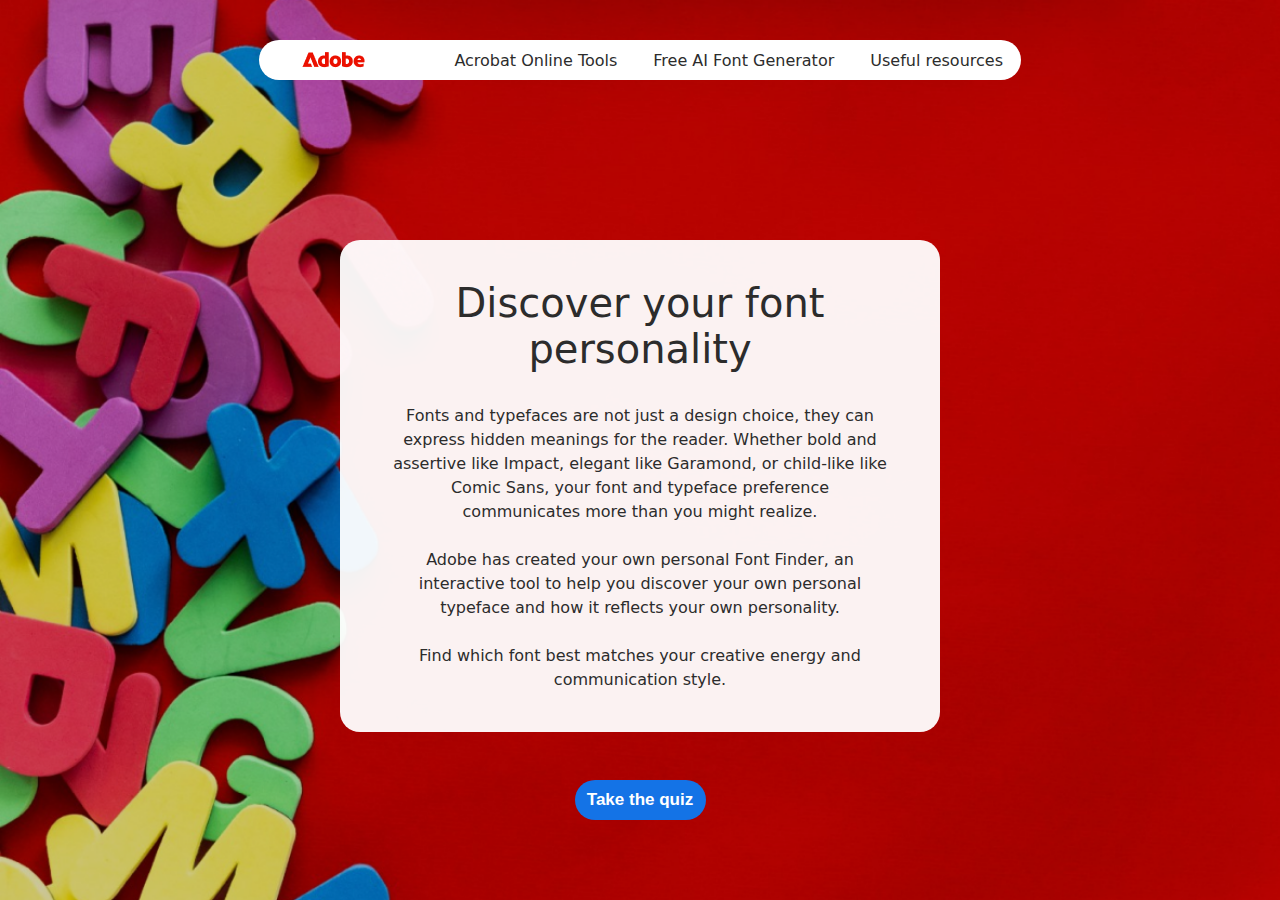
<file: index.html>
<!DOCTYPE html>
<html lang="en">
<head>
  <meta charset="UTF-8" />
  <meta name="viewport" content="width=device-width, initial-scale=1.0"/>
  <title>Adobe's Font Finder</title>
  <link rel="stylesheet" href="style.css" />
</head>
<body>

  <div class="background">

    

    <div class="top-bar">
  <img src="./images/logo.png" alt="logo">

  <!-- Menu Icon -->
  <div class="menu-toggle" id="menuToggle">
   


<svg width="24" height="24" viewBox="0 0 24 24" fill="none" xmlns="http://www.w3.org/2000/svg">
<path d="M20.6667 10.6667H3.33341C2.96522 10.6667 2.66675 10.9651 2.66675 11.3333V12.6667C2.66675 13.0349 2.96522 13.3333 3.33341 13.3333H20.6667C21.0349 13.3333 21.3334 13.0349 21.3334 12.6667V11.3333C21.3334 10.9651 21.0349 10.6667 20.6667 10.6667Z" fill="#2C2C2C"/>
<path d="M20.6667 4H3.33341C2.96522 4 2.66675 4.29848 2.66675 4.66667V6C2.66675 6.36819 2.96522 6.66667 3.33341 6.66667H20.6667C21.0349 6.66667 21.3334 6.36819 21.3334 6V4.66667C21.3334 4.29848 21.0349 4 20.6667 4Z" fill="#2C2C2C"/>
<path d="M20.6667 17.3333H3.33341C2.96522 17.3333 2.66675 17.6318 2.66675 18V19.3333C2.66675 19.7015 2.96522 20 3.33341 20H20.6667C21.0349 20 21.3334 19.7015 21.3334 19.3333V18C21.3334 17.6318 21.0349 17.3333 20.6667 17.3333Z" fill="#2C2C2C"/>
</svg>


  </div>

  <!-- Navigation Links -->
  <nav class="nav-links" id="navLinks">
    <a href="#">Acrobat Online Tools</a>
    <a href="#">Free AI Font Generator</a>
    <a href="#">Useful resources</a>
  </nav>
</div>


    <div class="content-box">
      <h1>Discover your font personality</h1>
      <p class="first-para">
        Fonts and typefaces are not just a design choice, they can express hidden meanings for the reader. Whether bold and assertive like Impact, elegant like Garamond, or child-like like Comic Sans, your font and typeface preference communicates more than you might realize.
        <br/><br/>
        Adobe has created your own personal Font Finder, an interactive tool to help you discover your own personal typeface and how it reflects your own personality.
        <br/><br/>
        Find which font best matches your creative energy and communication style.
      </p>
    </div>

    <!-- CTA Button -->
    <div class="button-container">
   <a href="./q&a.html">   <button>Take the quiz</button> </a>
    </div>

  </div>
<script>
  const menuToggle = document.getElementById('menuToggle');
  const navLinks = document.getElementById('navLinks');

  menuToggle.addEventListener('click', () => {
    menuToggle.classList.toggle('open');
    navLinks.classList.toggle('open');
  });
</script>



<script>
  const quizBtn = document.querySelector('.button-container a');
  const background = document.querySelector('.background');
  const contentBox = document.querySelector('.content-box');
  const buttonContainer = document.querySelector('.button-container');

  quizBtn.addEventListener('click', (e) => {
    e.preventDefault();

    // Animate content upward
    contentBox.classList.add('move-up');
    buttonContainer.classList.add('move-up');

    // Animate circle collapse
    background.classList.add('collapse');

    // Redirect after animation
    setTimeout(() => {
      window.location.href = quizBtn.getAttribute('href');
    }, 1200);
  });
</script>


</body>
</html>
</file>
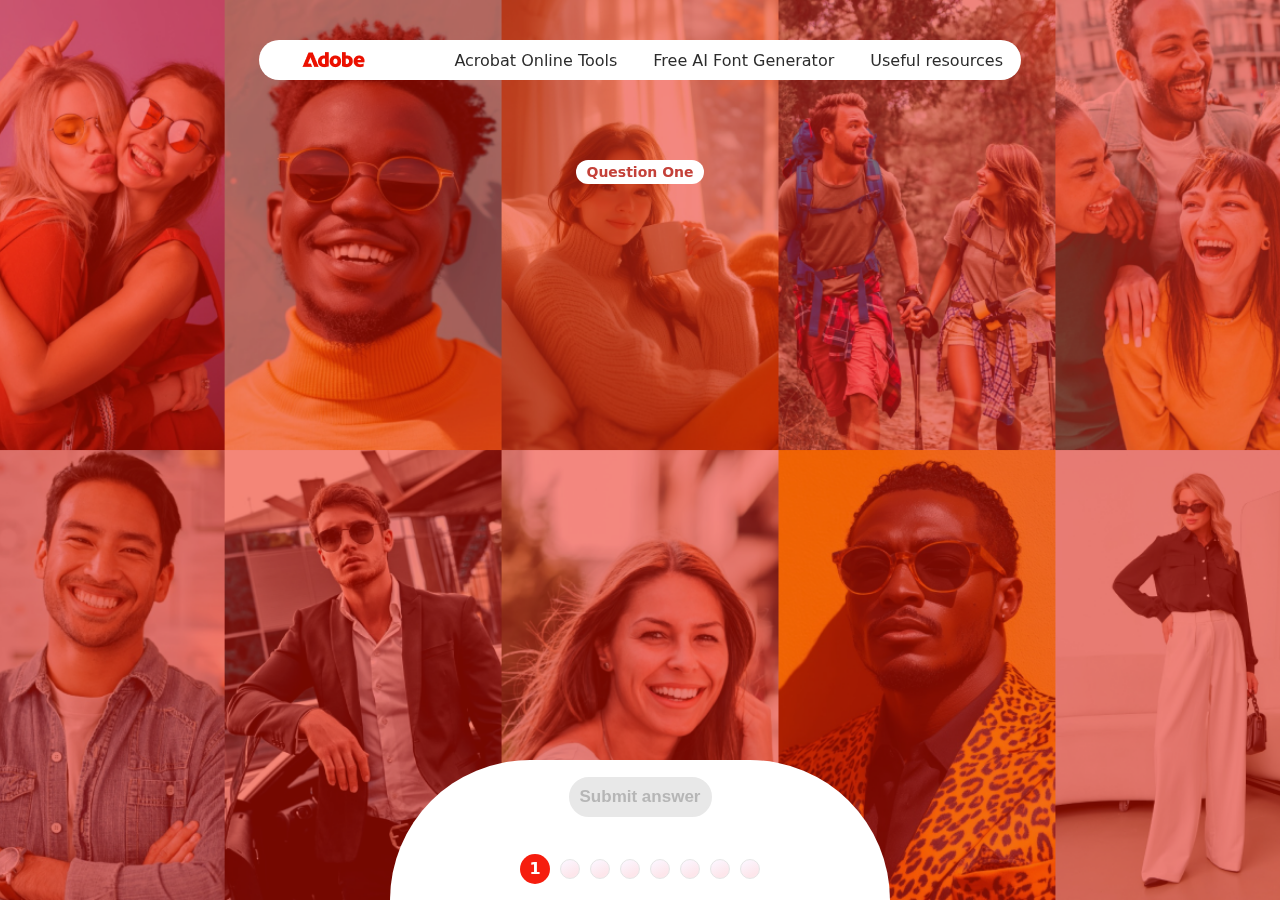
<file: q&a.html>
<!DOCTYPE html>
<html lang="en">

<head>
    <meta charset="UTF-8" />
    <meta name="viewport" content="width=device-width, initial-scale=1.0" />
    <title>Section Q&A</title>
    <link rel="stylesheet" href="style.css" />
</head>

<body>
 <div class="next-bg"></div>
    <div class="background" style="
  background: url('./images/bg-image-2.png') no-repeat center center/cover;
    
    ">

        <div class="top-bar top-bar-2">
            <img src="./images/logo.png" alt="logo">

            <!-- Menu Icon -->
            <div class="menu-toggle" id="menuToggle">



                <svg width="24" height="24" viewBox="0 0 24 24" fill="none" xmlns="http://www.w3.org/2000/svg">
                    <path
                        d="M20.6667 10.6667H3.33341C2.96522 10.6667 2.66675 10.9651 2.66675 11.3333V12.6667C2.66675 13.0349 2.96522 13.3333 3.33341 13.3333H20.6667C21.0349 13.3333 21.3334 13.0349 21.3334 12.6667V11.3333C21.3334 10.9651 21.0349 10.6667 20.6667 10.6667Z"
                        fill="#2C2C2C" />
                    <path
                        d="M20.6667 4H3.33341C2.96522 4 2.66675 4.29848 2.66675 4.66667V6C2.66675 6.36819 2.96522 6.66667 3.33341 6.66667H20.6667C21.0349 6.66667 21.3334 6.36819 21.3334 6V4.66667C21.3334 4.29848 21.0349 4 20.6667 4Z"
                        fill="#2C2C2C" />
                    <path
                        d="M20.6667 17.3333H3.33341C2.96522 17.3333 2.66675 17.6318 2.66675 18V19.3333C2.66675 19.7015 2.96522 20 3.33341 20H20.6667C21.0349 20 21.3334 19.7015 21.3334 19.3333V18C21.3334 17.6318 21.0349 17.3333 20.6667 17.3333Z"
                        fill="#2C2C2C" />
                </svg>


            </div>

            <!-- Navigation Links -->
            <nav class="nav-links" id="navLinks">
                <a href="#">Acrobat Online Tools</a>
                <a href="#">Free AI Font Generator</a>
                <a href="#">Useful resources</a>
            </nav>
        </div>

        <a href="#"><button class="question-btn">Question One</button> </a>

        <h2 class="questions-heading">How would you describe your <br class="text-break" /> personal brand?</h2>


        <div class="card">
            <p class="question">Please select one answer</p>
            <form>
                <label class="option">
                    <input type="radio" name="tone" />
                    <span>Warm and conversational</span>
                </label>
                <label class="option">
                    <input type="radio" name="tone" />
                    <span>Bold and punchy</span>
                </label>
                <label class="option">
                    <input type="radio" name="tone" />
                    <span>Elegant and refined</span>
                </label>
                <label class="option">
                    <input type="radio" name="tone" />
                    <span>Quirky and expressive</span>
                </label>
                <label class="option">
                    <input type="radio" name="tone" />
                    <span>Minimal and precise</span>
                </label>
            </form>
        </div>

        <div class="semi-circle">
         <a href="#">   <button class="submit-btn" disabled>Submit answer</button> </a>
            <div class="pagination">
                <div class="dot active">1</div>
                <div class="dot"></div>
                <div class="dot"></div>
                <div class="dot"></div>
                <div class="dot"></div>
                <div class="dot"></div>
                <div class="dot"></div>
                <div class="dot"></div>
            </div>
        </div>





    </div>
    <script>
        const menuToggle = document.getElementById('menuToggle');
        const navLinks = document.getElementById('navLinks');

        menuToggle.addEventListener('click', () => {
            menuToggle.classList.toggle('open');
            navLinks.classList.toggle('open');
        });
    </script>
    <script>
    const radios = document.querySelectorAll('input[name="tone"]');
    const submitBtn = document.querySelector('.submit-btn');

    radios.forEach(radio => {
      radio.addEventListener('change', () => {
        submitBtn.disabled = false;
        submitBtn.classList.add('enabled');
      });
    });
  </script>
  <script>
    document.addEventListener("DOMContentLoaded", () => {
  document.querySelector('.questions-heading').style.animationPlayState = 'running';
  document.querySelector('.card').style.animationPlayState = 'running';
});

  </script>

</body>

</html>
</file>
<file: style.css>
/* Reset some defaults */
* {
  margin: 0;
  padding: 0;
  box-sizing: border-box;
}

body, html {
  height: 100%;
font-family: 'Adobe Clean', system-ui, sans-serif !important;

  color: #2C2C2C;
}


.background {
  position: relative;
  background: url('./images/bg-image.png') no-repeat left center/cover;
  min-height: 100vh;
  display: flex;
  flex-direction: column;
  align-items: center;
  padding: 40px 40px 80px 40px;
  position: relative;
  

 

  clip-path: circle(150% at bottom center);
  transition: clip-path 1.2s ease-in-out;
  z-index: 2;
}

.background.collapse {
  clip-path: circle(0% at bottom center); /* Shrinks to bottom center */
}
.content-box, .button-container {
  transition: transform 0.8s ease, opacity 0.8s ease;
}

.move-up {
  transform: translateY(-150px);
  opacity: 0;
}

/* Initial hidden state */
.questions-heading,
.card {
  opacity: 0;
  transform: translateY(60px);
  animation: slideUpFade 0.4s ease-out forwards;
}

/* Animate heading first */


/* Keyframes */
@keyframes slideUpFade {
  0% {
    opacity: 0;
    transform: translateY(60px);
  }
  100% {
    opacity: 1;
    transform: translateY(0);
  }
}


.next-bg {
  position: fixed;
  top: 0; left: 0;
  width: 100%; height: 100%;
  background: url('./images/bg-image-2.png') no-repeat center/cover;
  z-index: -1; /* behind everything */
}

.top-bar {
  background: white;
  border-radius: 999px;
  padding: 0 10px 0 20px;
  height: 40px;
  display: flex;
  align-items: center;
  justify-content: space-between;
  gap: 2rem;
  width: 100%;
  max-width: 762px;
  margin-bottom: 10rem;
  flex-wrap: wrap;
}
.top-bar-2{
  margin-bottom: 5rem;

}

.nav-links{
    display: flex;
    align-items: center;
    gap: 20px;
}
.nav-links a {
  margin: 0 0.5rem;
  text-decoration: none;
  color: #2C2C2C;

  font-size: 16px;
  
}
.nav-links a:hover{
  opacity: 0.8;
  transition: all 0.3s ease;
}

.content-box {
  background: rgba(255, 255, 255, 0.95);
  padding: 40px 50px;
  border-radius: 20px;
  max-width: 600px;
  text-align: center;
}

.content-box h1 {
  font-size: 40px;
  font-weight: lighter;
  margin-bottom: 2rem;
  letter-spacing: 0%;

font-family: 'Adobe Clean', system-ui, sans-serif !important;
   

}

.content-box p {
  font-size: 16px;
  line-height: 150%;
font-family: 'Adobe Clean', system-ui, sans-serif !important;


}

/* Button */
.button-container {
  margin-top: 3rem;
}

.button-container button {
  background-color: #1473E6;
  color: white;
  width: 131px;
  height: 40px;
  border: none;
  border-radius: 999px;
  font-size: 17px;
  font-weight: bold;
  cursor: pointer;
  transition: background-color 0.3s ease;
}

.button-container button:hover {
  background-color: #0059c1;
}




/* Hamburger styles */
.menu-toggle {
  display: none;
  flex-direction: column;
  justify-content: center;
  align-items: flex-end;
  gap: 5px;
  cursor: pointer;
  width: 30px;
  height: 25px;
}

.menu-toggle .bar {
  height: 3px;
  width: 100%;
  background-color: #2C2C2C;
  transition: all 0.3s ease;
  border-radius: 2px;
}

/* Responsive behavior */
@media (max-width: 772px) {
    .background {
  
  padding: 40px 20px 80px 20px;
  
}
    .content-box{
        padding: 20px;
        width: 95%;
    }
  .menu-toggle {
    display: flex;
  }
  .content-box h1 {
  font-size: 28px;
  
}


  .nav-links {
    position: absolute;
    top: 90%;
    left: 0;
    right: 0;
    background-color: white;
    flex-direction: column;
    align-items: flex-start;
    padding: 3rem 2rem 2rem 2rem;
    border-radius: 10px;
    gap: 15px;
    transform: scaleY(0);
    transform-origin: top;
    transition: transform 0.3s ease;
    z-index: 10;
    opacity: 0;
    pointer-events: none;
  }

  .nav-links.open {
    transform: scaleY(1);
    opacity: 1;
    pointer-events: auto;
  }
  .text-break{
    display: none;
  }
  

  .top-bar {
    position: relative;
    align-items: center;
    padding: 0 20px;
    margin-bottom: 5rem;
  }
  .top-bar-2{
    margin-bottom: 3rem;
  }
  .card {
  margin-top: 2.5rem !important;
  

  }
   .semi-circle {

padding-bottom: 30px;

   }

}

/* Transform to cross icon */
.menu-toggle.open .bar:nth-child(1) {
  transform: rotate(45deg) translateY(8px);
}

.menu-toggle.open .bar:nth-child(2) {
  opacity: 0;
}

.menu-toggle.open .bar:nth-child(3) {
  transform: rotate(-45deg) translateY(-8px);
}

/* css for q&a.html file */
.question-btn{
  border-radius: 999px;
  background-color: #fff;
  color: #C44139;
  font-size: 14px;
font-style: normal;
font-weight: 700;
border: none;
padding: 4px 10px;
font-family: 'Adobe Clean', system-ui, sans-serif !important;
cursor: pointer;

}
.question-btn:hover{
  background-color: #ececec;
  transition: all 0.3s ease;
}
.questions-heading{
  text-align: center;
  color: #fff;
  margin-top: 2rem;
  font-size: 28px;
font-weight: 350;

}






.card {
  margin-top: 4.5rem;
  margin-bottom: 10rem;

  padding: 30px;



border-radius: 8px;
background: rgba(255, 255, 255, 0.90);
box-shadow: 0 0 8px 0 rgba(0, 0, 0, 0.25);



  max-width: 400px;
  width: 100%;
}

/* Question */
.question {
  font-size: 16px;
font-weight: 400;
  margin-bottom: 1rem;
}

/* Radio buttons */
.option {
  display: flex;
  align-items: center;
  margin-bottom: 0.75rem;
  font-size: 0.95rem;
  cursor: pointer;
}

.option input[type="radio"] {
  margin-right: 0.75rem;
  accent-color: black;
  width: 18px;
height: 18px;
}
form span{
  font-size: 16px;
font-weight: 350;
}

 .semi-circle {
  position: absolute;
  bottom: 0;
      display: flex;
      max-width: 100%;
width: 500px;
height: 140px;
padding: 20px 40px;
flex-direction: column;
justify-content: center;
align-items: center;
gap: 12px;
flex-shrink: 0;
border-radius: 300px 300px 0 0;

background-color: #fff;
     
    }

    .submit-btn {
      color: var(--Button-text-disabled, #B6B6B6);
      font-weight: bold;
      width: 143px;
height: 40px;
      border-radius: 100px;
border: 2px solid var(--Button-bg-disabled, #E8E8E8);
background: var(--Button-bg-disabled, #E8E8E8);
      margin-bottom: 25px;
      cursor: not-allowed;
      font-size: 17px;
      font-weight: 700;
    }
      .submit-btn.enabled {
      background: #007bff; 
      color: white;
      cursor: pointer;
    }
.submit-btn.enabled:hover{
      background: #0071e9; 
      transition: all 0.3s ease;


}
    .pagination {
      display: flex;
      align-items: center;
      gap: 10px;
    }

    .dot {
      width: 20px;
      height: 20px;
      border-radius: 50%;
      background: linear-gradient(153deg, #FCF6FF 7.85%, #FDE6EB 75.24%);
      border: 1px solid rgb(230, 230, 230);
    }

    .dot.active {
      background: #d32f2f;
      color: white;
      display: flex;
      align-items: center;
      justify-content: center;
      font-size: 16px;
      border: none;
font-weight: 700;

width: 30px;
height: 30px;
      border-radius: 62.5px;
background: var(--miscellaneous-application-frame-adobe-logo, #F61D0E);
    }
</file>
